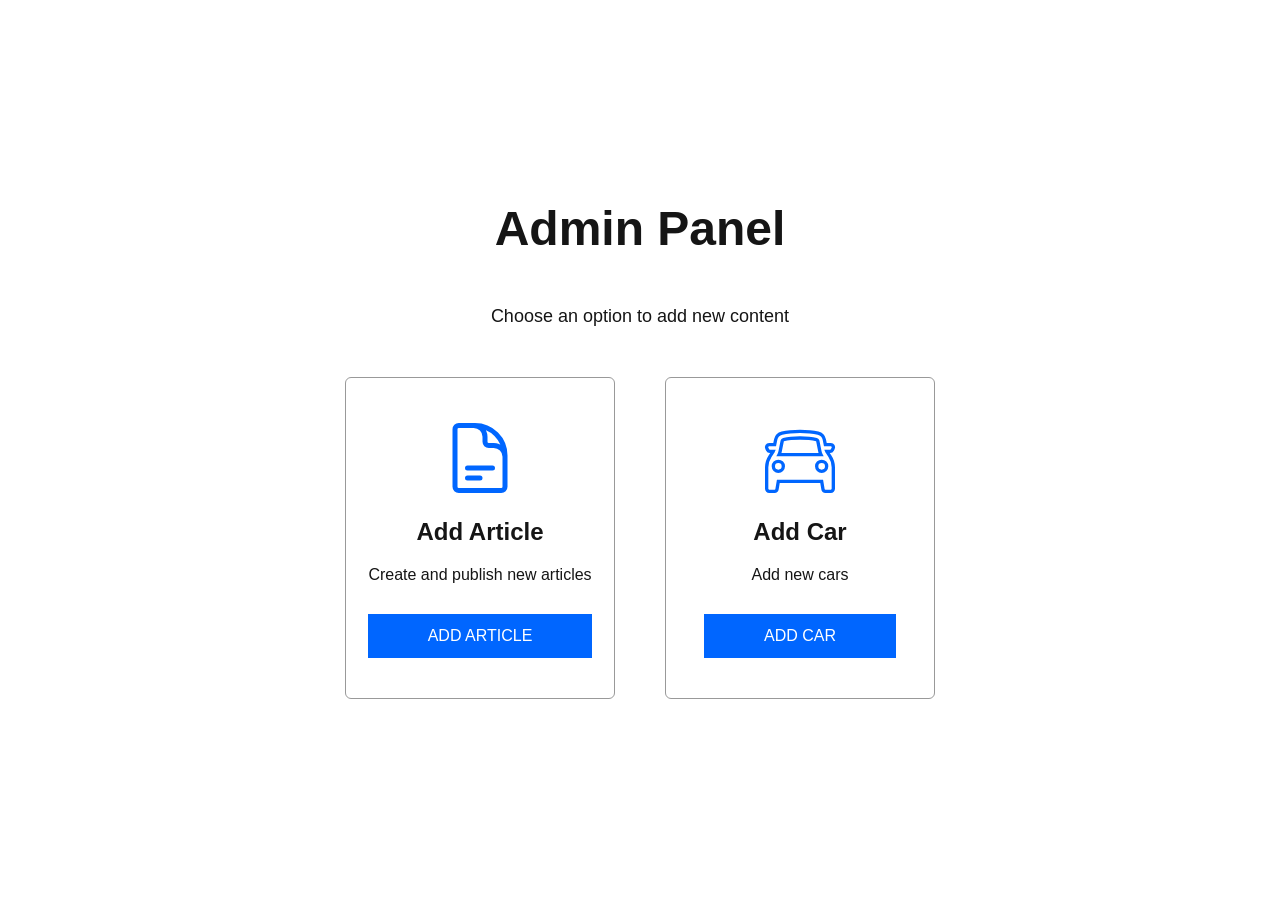
<file: admin.html>
<!doctype html>
<html lang="en">
  <head>
    <meta charset="UTF-8" />
    <meta name="viewport" content="width=device-width, initial-scale=1.0" />
    <title>Admin Page</title>
    <link rel="stylesheet" href="css/style.css" />
  </head>
  <body>
    <div class="admin">
      <div class="container">
        <h2 class="section-title">Admin Panel</h2>
        <p class="admin__text">Choose an option to add new content</p>
        <ul class="admin__items">
          <li class="admin__item">
            <svg
              c
              xmlns="http://www.w3.org/2000/svg"
              fill="none"
              viewBox="0 0 24 24"
              stroke-width="1.5"
              stroke="currentColor"
              class="admin__item-icon"
            >
              <path
                stroke-linecap="round"
                stroke-linejoin="round"
                d="M19.5 14.25v-2.625a3.375 3.375 0 0 0-3.375-3.375h-1.5A1.125 1.125 0 0 1 13.5 7.125v-1.5a3.375 3.375 0 0 0-3.375-3.375H8.25m0 12.75h7.5m-7.5 3H12M10.5 2.25H5.625c-.621 0-1.125.504-1.125 1.125v17.25c0 .621.504 1.125 1.125 1.125h12.75c.621 0 1.125-.504 1.125-1.125V11.25a9 9 0 0 0-9-9Z"
              />
            </svg>
            <p class="admin__item-title">Add Article</p>
            <p class="admin__item-text">Create and publish new articles</p>
            <a href="#" class="admin__item-link button" id="add-article-btn"
              >Add Article</a
            >
          </li>
          <li class="admin__item">
            <svg
              width="80px"
              height="80px"
              viewBox="0 0 24 24"
              fill="none"
              xmlns="http://www.w3.org/2000/svg"
              class="admin__item-icon"
            >
              <path
                fill-rule="evenodd"
                clip-rule="evenodd"
                d="M2 14.803v6.447c0 .414.336.75.75.75h1.614a.75.75 0 0 0 .74-.627L5.5 19h13l.395 2.373a.75.75 0 0 0 .74.627h1.615a.75.75 0 0 0 .75-.75v-6.447a5.954 5.954 0 0 0-1-3.303l-.78-1.17a1.994 1.994 0 0 1-.178-.33h.994a.75.75 0 0 0 .671-.415l.25-.5A.75.75 0 0 0 21.287 8H19.6l-.31-1.546a2.5 2.5 0 0 0-1.885-1.944C15.943 4.17 14.141 4 12 4c-2.142 0-3.943.17-5.405.51a2.5 2.5 0 0 0-1.886 1.944L4.399 8H2.714a.75.75 0 0 0-.67 1.085l.25.5a.75.75 0 0 0 .67.415h.995a1.999 1.999 0 0 1-.178.33L3 11.5c-.652.978-1 2.127-1 3.303zm15.961-4.799a4 4 0 0 0 .34.997H5.699c.157-.315.271-.65.34-.997l.632-3.157a.5.5 0 0 1 .377-.39C8.346 6.157 10 6 12 6c2 0 3.654.156 4.952.458a.5.5 0 0 1 .378.389l.631 3.157zM5.5 16a1.5 1.5 0 1 0 0-3 1.5 1.5 0 0 0 0 3zM20 14.5a1.5 1.5 0 1 1-3 0 1.5 1.5 0 0 1 3 0z"
                fill="#fff"
              />
            </svg>
            <p class="admin__item-title">Add Car</p>
            <p class="admin__item-text">Add new cars</p>
            <a href="#" class="admin__item-link button" id="add-car-btn"
              >Add Car</a
            >
          </li>
        </ul>

        <dialog class="dialog" id="article-dialog">
          <div class="dialog-header">
            <h2>Add New Article</h2>
            <svg
              xmlns="http://www.w3.org/2000/svg"
              fill="none"
              viewBox="0 0 24 24"
              stroke-width="1.5"
              stroke="currentColor"
              class="close-btn"
            >
              <path
                stroke-linecap="round"
                stroke-linejoin="round"
                d="M6 18 18 6M6 6l12 12"
              />
            </svg>
          </div>
          <form
            action="https://6a23c835420469ff067a82c4.mockapi.io/api/articles"
            method="post"
            class="content-form"
            id="article-form"
          >
            <div class="field">
              <label for="title">Title <span>*</span></label>
              <input
                type="text"
                id="title"
                name="title"
                placeholder="Enter article title"
                required
              />
            </div>

            <div class="field">
              <label for="text">Text <span>*</span></label>
              <textarea
                id="text"
                name="text"
                placeholder="Enter article text"
                required
              ></textarea>
            </div>

            <div class="field">
              <label for="article-photo">Photo <span>*</span></label>
              <input
                type="text"
                id="article-photo"
                name="photo"
                placeholder="Enter photo URL"
                required
              />
            </div>

            <div class="actions">
              <button type="button" class="cancel">CANCEL</button>
              <button type="submit" class="save">SAVE</button>
            </div>
          </form>
        </dialog>

        <dialog class="dialog" id="car-dialog">
          <div class="dialog-header">
            <h2>Add New Car</h2>
            <svg
              xmlns="http://www.w3.org/2000/svg"
              fill="none"
              viewBox="0 0 24 24"
              stroke-width="1.5"
              stroke="currentColor"
              class="close-btn"
            >
              <path
                stroke-linecap="round"
                stroke-linejoin="round"
                d="M6 18 18 6M6 6l12 12"
              />
            </svg>
          </div>
          <form
            action="https://6a23c835420469ff067a82c4.mockapi.io/api/cars"
            method="post"
            class="content-form"
            id="car-form"
          >
            <div class="row">
              <div class="field">
                <label for="brend">Make <span>*</span></label>
                <input
                  type="text"
                  id="brend"
                  name="brend"
                  placeholder="Enter make"
                  required
                />
              </div>

              <div class="field">
                <label for="model">Model <span>*</span></label>
                <input
                  type="text"
                  id="model"
                  name="model"
                  placeholder="Enter model"
                  required
                />
              </div>
            </div>

            <div class="row">
              <div class="field">
                <label for="year">Year <span>*</span></label>
                <input
                  type="number"
                  id="year"
                  name="year"
                  placeholder="Enter year"
                  required
                />
              </div>

              <div class="field">
                <label for="monthly-price">Price <span>*</span></label>
                <input
                  type="number"
                  id="monthly-price"
                  name="monthly-price"
                  placeholder="Enter price"
                  required
                />
              </div>
            </div>

            <div class="field">
              <label for="photo">Photo</label>
              <input
                type="text"
                id="photo"
                name="photo"
                placeholder="Enter photo URL"
                required
              />
            </div>

            <div class="actions">
              <button type="button" class="cancel">CANCEL</button>
              <button type="submit" class="save">SAVE</button>
            </div>
          </form>
        </dialog>
      </div>
    </div>

    <script src="js/admin.js"></script>
  </body>
</html>
</file>
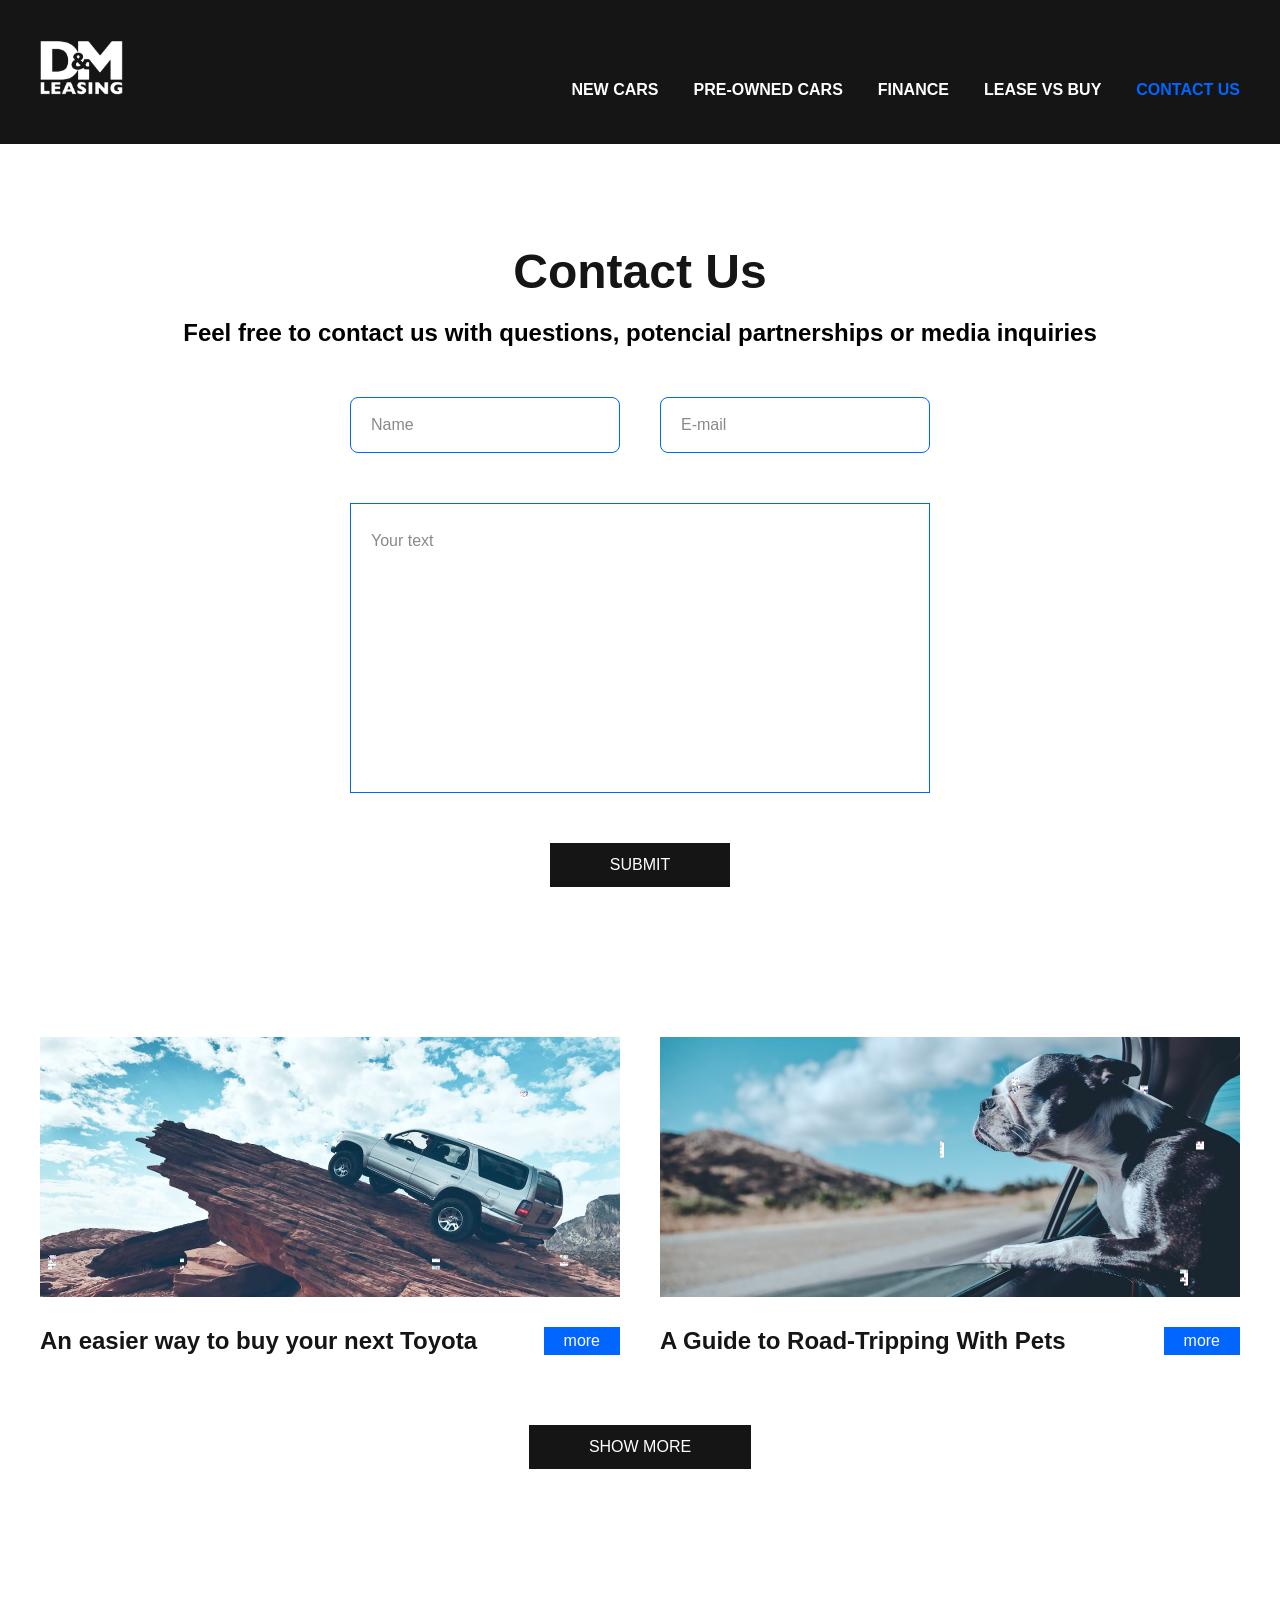
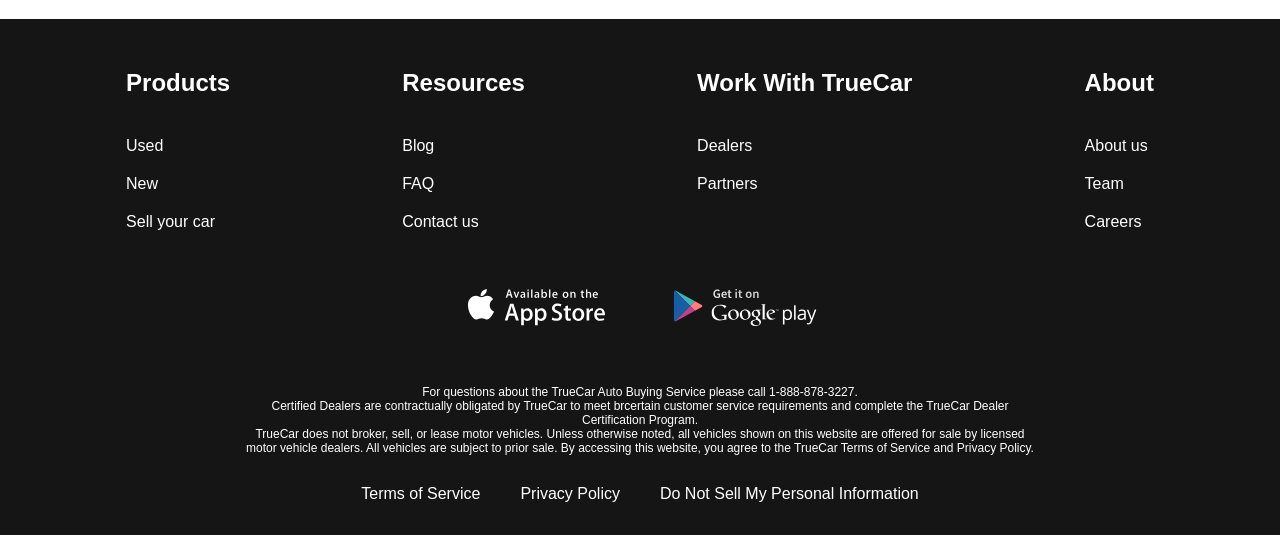
<file: contacts.html>
<!doctype html>
<html lang="en">
  <head>
    <meta charset="UTF-8" />
    <meta name="viewport" content="width=device-width, initial-scale=1.0" />
    <title>Document</title>
    <link rel="stylesheet" href="css/style.css" />
  </head>
  <body>
    <div class="wrapper">
      <header class="header">
        <div class="container">
          <div class="header__inner">
            <a href="index.html" class="logo">
              <img src="images/logo.svg" alt="logo" class="logo-svg" />
            </a>
            <nav class="menu">
              <button class="menu__btn">
                <span></span>
                <span></span>
                <span></span>
              </button>
              <ul class="menu__list">
                <li class="menu__list-item">
                  <a href="new-cars.html" class="menu__list-link">NEW CARS</a>
                </li>
                <li class="menu__list-item">
                  <a href="#" class="menu__list-link">PRE-OWNED CARS</a>
                </li>
                <li class="menu__list-item">
                  <a href="finance.html" class="menu__list-link">FINANCE</a>
                </li>
                <li class="menu__list-item">
                  <a href="lease-vs-buy.html" class="menu__list-link">LEASE VS BUY</a>
                </li>
                <li class="menu__list-item">
                  <a href="#" class="menu__list-link menu__list-link--active">CONTACT US</a>
                </li>
              </ul>
            </nav>
          </div>
        </div>
      </header>
      <main class="main">
        <section class="contacts">
          <div class="container">
            <h2 class="section-title contacts__title">Contact Us</h2>
            <p class="contacts__text">
              Feel free to contact us with questions, potencial partnerships or
              media inquiries
            </p>
            <form action="#" class="form">
              <input type="text" class="form__input" placeholder="Name" />
              <input type="email" class="form__input" placeholder="E-mail" />
              <textarea
                class="form__textarea"
                placeholder="Your text"
              ></textarea>
              <button class="button" type="submit">SUBMIT</button>
            </form>
          </div>
        </section>
        <section class="blog">
          <div class="container">
            <div class="blog__items">
              <div class="blog__item">
                <img src="images/blog-1.jpg" alt="" class="blog__item-img">
                <h4 class="blog__title">An easier way to buy your next Toyota</h4>
                <a href="#" class="blog__link">more</a>
              </div>
              <div class="blog__item">
                <img src="images/blog-2.jpg" alt="" class="blog__item-img">
                <h4 class="blog__title">A Guide to Road-Tripping With Pets</h4>
                <a href="#" class="blog__link">more</a>
              </div>
            </div>
            <button class="button">SHOW MORE</button>
          </div>
        </section>
      </main>

      <footer class="footer">
        <div class="container">
          <div class="footer__menu">
            <ul class="footer__menu-list">
              <li class="footer__menu-item">
                <p class="footer__menu-title">Products</p>
              </li>
              <li class="footer__menu-item">
                <a href="#" class="footer__menu-link">Used</a>
              </li>
              <li class="footer__menu-item">
                <a href="#" class="footer__menu-link">New</a>
              </li>
              <li class="footer__menu-item">
                <a href="#" class="footer__menu-link">Sell your car</a>
              </li>
            </ul>
            <ul class="footer__menu-list">
              <li class="footer__menu-item">
                <p class="footer__menu-title">Resources</p>
              </li>
              <li class="footer__menu-item">
                <a href="#" class="footer__menu-link">Blog</a>
              </li>
              <li class="footer__menu-item">
                <a href="#" class="footer__menu-link">FAQ</a>
              </li>
              <li class="footer__menu-item">
                <a href="#" class="footer__menu-link">Contact us</a>
              </li>
            </ul>
            <ul class="footer__menu-list">
              <li class="footer__menu-item">
                <p class="footer__menu-title">Work With TrueCar</p>
              </li>
              <li class="footer__menu-item">
                <a href="#" class="footer__menu-link">Dealers</a>
              </li>
              <li class="footer__menu-item">
                <a href="#" class="footer__menu-link">Partners</a>
              </li>
            </ul>
            <ul class="footer__menu-list">
              <li class="footer__menu-item">
                <p class="footer__menu-title">About</p>
              </li>
              <li class="footer__menu-item">
                <a href="#" class="footer__menu-link">About us</a>
              </li>
              <li class="footer__menu-item">
                <a href="#" class="footer__menu-link">Team</a>
              </li>
              <li class="footer__menu-item">
                <a href="#" class="footer__menu-link">Careers</a>
              </li>
            </ul>
          </div>

          <ul class="app">
            <li class="app__item">
              <a href="#" class="app__item-link">
                <img src="images/appstore.svg" alt="appstore-logo" />
              </a>
            </li>
            <li class="app__item">
              <a href="#" class="app__item-link">
                <img src="images/googleplay.svg" alt="appstore-logo" />
              </a>
            </li>
          </ul>

          <div class="footer__copy">
            <p class="footer__copy-text">
              For questions about the TrueCar Auto Buying Service please call
              1-888-878-3227.<br />
              Certified Dealers are contractually obligated by TrueCar to meet
              brcertain customer service requirements and complete the TrueCar
              Dealer Certification Program.
            </p>
            <p class="footer__copy-text">
              TrueCar does not broker, sell, or lease motor vehicles. Unless
              otherwise noted, all vehicles shown on this website are offered
              for sale by licensed motor vehicle dealers. All vehicles are
              subject to prior sale. By accessing this website, you agree to the
              TrueCar Terms of Service and Privacy Policy.
            </p>
          </div>

          <nav class="copy__nav">
            <ul class="copy__nav-list">
              <li class="copy__nav-item">
                <a href="#" class="copy__nav-link">Terms of Service</a>
              </li>
              <li class="copy__nav-item">
                <a href="#" class="copy__nav-link">Privacy Policy</a>
              </li>
              <li class="copy__nav-item">
                <a href="#" class="copy__nav-link"
                  >Do Not Sell My Personal Information</a
                >
              </li>
            </ul>
          </nav>
        </div>
      </footer>
    </div>

    <script src="js/main.js"></script>
  </body>
</html>
</file>
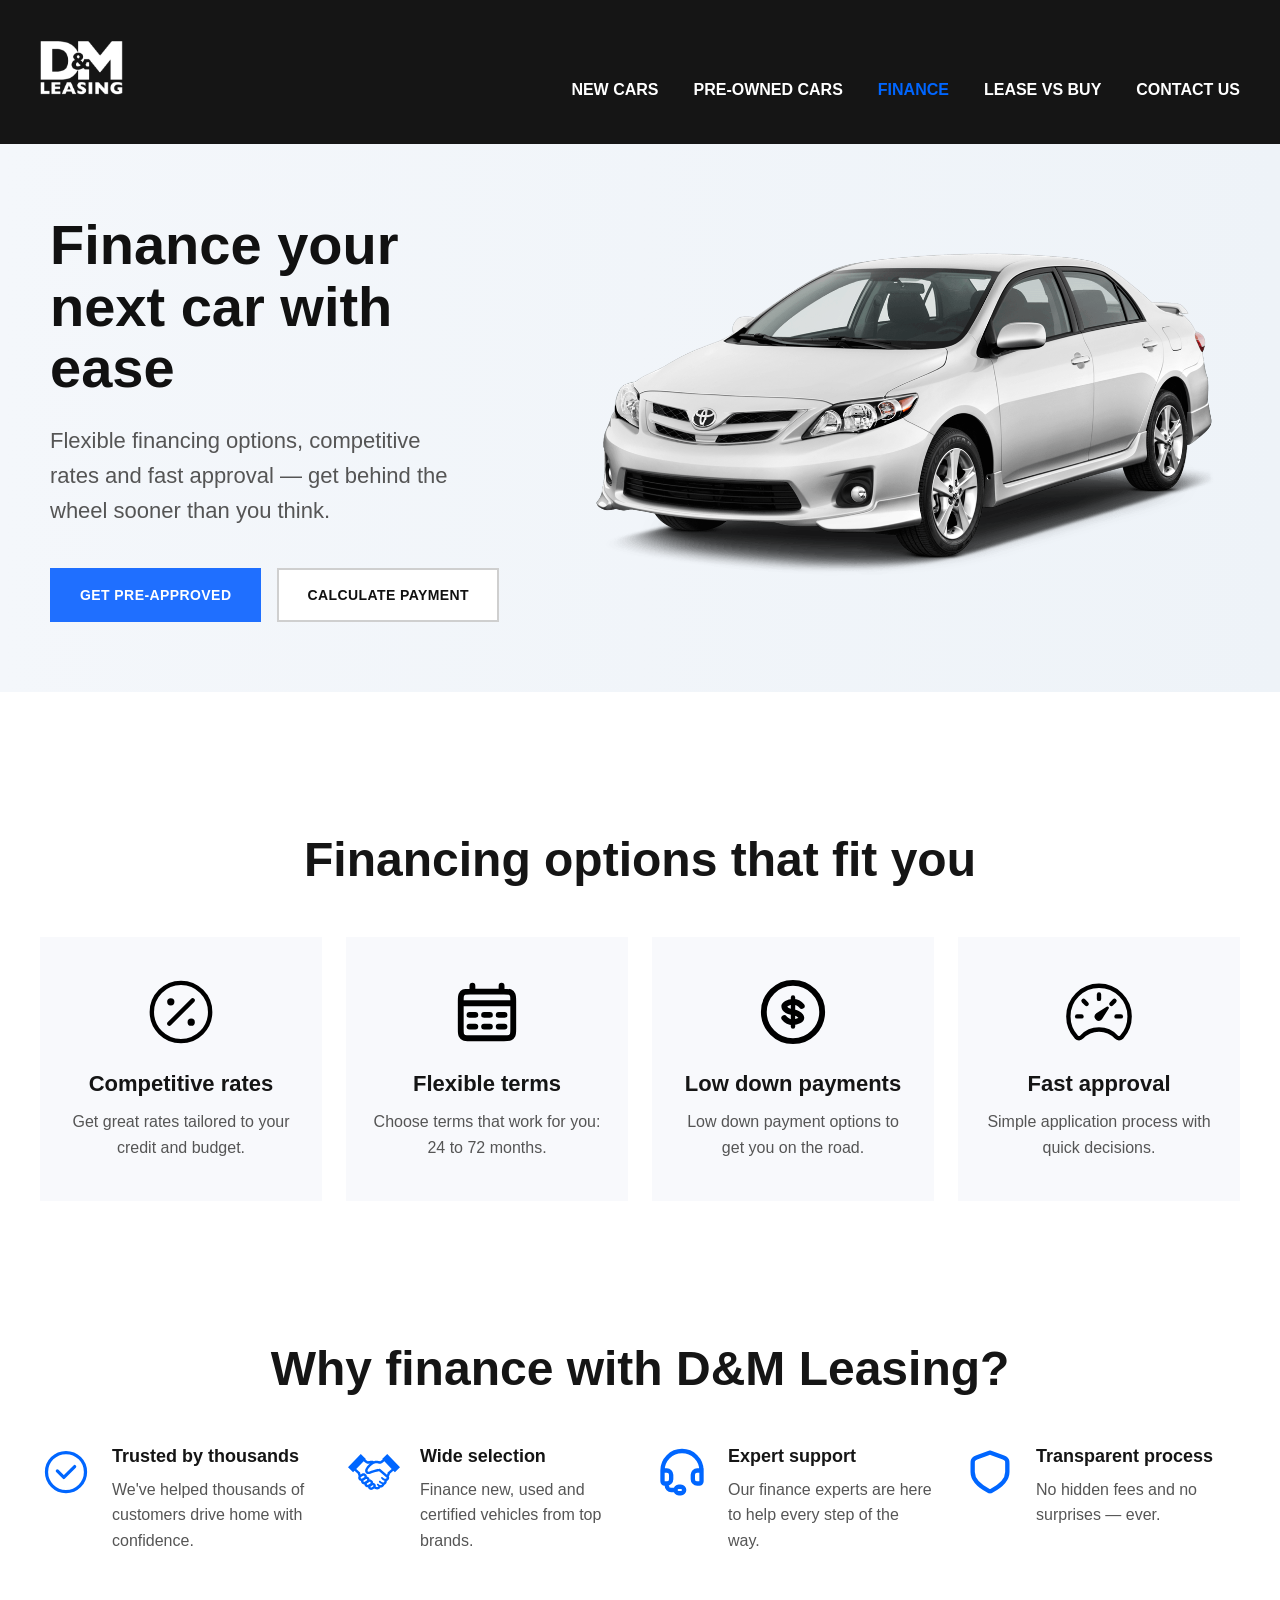
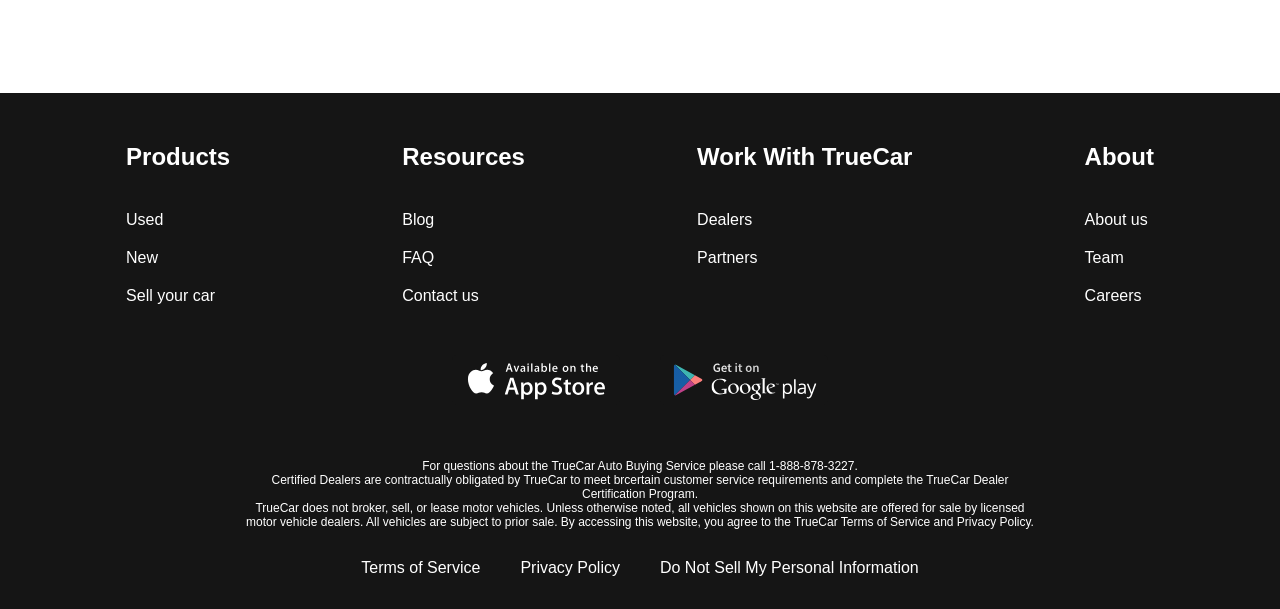
<file: finance.html>
<!doctype html>
<html lang="en">
  <head>
    <meta charset="UTF-8" />
    <meta name="viewport" content="width=device-width, initial-scale=1.0" />
    <title>Document</title>
    <link rel="stylesheet" href="css/style.css" />
  </head>
  <body>
    <div class="wrapper">
      <header class="header">
        <div class="container">
          <div class="header__inner">
            <a href="index.html" class="logo">
              <img src="images/logo.svg" alt="logo" class="logo-svg" />
            </a>
            <nav class="menu">
              <button class="menu__btn">
                <span></span>
                <span></span>
                <span></span>
              </button>
              <ul class="menu__list">
                <li class="menu__list-item">
                  <a href="new-cars.html" class="menu__list-link">NEW CARS</a>
                </li>
                <li class="menu__list-item">
                  <a href="#" class="menu__list-link">PRE-OWNED CARS</a>
                </li>
                <li class="menu__list-item">
                  <a href="#" class="menu__list-link menu__list-link--active">FINANCE</a>
                </li>
                <li class="menu__list-item">
                  <a href="lease-vs-buy.html" class="menu__list-link">LEASE VS BUY</a>
                </li>
                <li class="menu__list-item">
                  <a href="contacts.html" class="menu__list-link"
                    >CONTACT US</a
                  >
                </li>
              </ul>
            </nav>
          </div>
        </div>
      </header>

      <main class="main">
        <section class="car-finance">
          <div class="container">
            <div class="car-wrapper">
              <div class="car-finance__content">
                <h1 class="car-finance__title">
                  Finance your <br />
                  next car with ease
                </h1>

                <p class="car-finance__text">
                  Flexible financing options, competitive rates and fast
                  approval — get behind the wheel sooner than you think.
                </p>

                <div class="car-finance__actions">
                  <a href="#" class="btn btn--primary"> GET PRE-APPROVED </a>

                  <a href="#" class="btn btn--secondary"> CALCULATE PAYMENT </a>
                </div>
              </div>

              <div class="car-finance__image">
                <img src="images/car-finance.png" alt="Car" />
              </div>
            </div>
          </div>
        </section>
        <section class="finance-options">
          <div class="container">
            <h2 class="section-title">Financing options that fit you</h2>

            <div class="finance-options__grid">
              <div class="finance-card">
                <div class="finance-card__icon">
                  <img src="images/rates.svg" alt="" />
                </div>

                <h3>Competitive rates</h3>

                <p>Get great rates tailored to your credit and budget.</p>
              </div>

              <div class="finance-card">
                <div class="finance-card__icon">
                  <img src="images/calendar.svg" alt="" />
                </div>

                <h3>Flexible terms</h3>

                <p>Choose terms that work for you: 24 to 72 months.</p>
              </div>

              <div class="finance-card">
                <div class="finance-card__icon">
                  <img src="images/dollars.svg" alt="" />
                </div>

                <h3>Low down payments</h3>

                <p>Low down payment options to get you on the road.</p>
              </div>

              <div class="finance-card">
                <div class="finance-card__icon">
                  <img src="images/speedometer (2).svg" alt="" />
                </div>

                <h3>Fast approval</h3>

                <p>Simple application process with quick decisions.</p>
              </div>
            </div>
          </div>
        </section>

        <section class="finance-benefits">
          <div class="container">
            <h2 class="section-title">Why finance with D&amp;M Leasing?</h2>

            <div class="finance-benefits__grid">
              <div class="benefit-card">
                <div class="benefit-card__icon">
                  <img src="images/check-mark-circle-svgrepo-com.svg" alt="" />
                </div>

                <div>
                  <h3>Trusted by thousands</h3>

                  <p>
                    We've helped thousands of customers drive home with
                    confidence.
                  </p>
                </div>
              </div>

              <div class="benefit-card">
                <div class="benefit-card__icon">
                  <img src="images/handshake-svgrepo-com.svg" alt="" />
                </div>

                <div>
                  <h3>Wide selection</h3>

                  <p>
                    Finance new, used and certified vehicles from top brands.
                  </p>
                </div>
              </div>

              <div class="benefit-card">
                <div class="benefit-card__icon">
                  <img src="images/headphones-alt-2-svgrepo-com.svg" alt="" />
                </div>

                <div>
                  <h3>Expert support</h3>

                  <p>
                    Our finance experts are here to help every step of the way.
                  </p>
                </div>
              </div>

              <div class="benefit-card">
                <div class="benefit-card__icon">
                  <img src="images/shield-svgrepo-com.svg" alt="" />
                </div>

                <div>
                  <h3>Transparent process</h3>

                  <p>No hidden fees and no surprises — ever.</p>
                </div>
              </div>
            </div>
          </div>
        </section>
      </main>

      <footer class="footer">
        <div class="container">
          <div class="footer__menu">
            <ul class="footer__menu-list">
              <li class="footer__menu-item">
                <p class="footer__menu-title">Products</p>
              </li>
              <li class="footer__menu-item">
                <a href="#" class="footer__menu-link">Used</a>
              </li>
              <li class="footer__menu-item">
                <a href="#" class="footer__menu-link">New</a>
              </li>
              <li class="footer__menu-item">
                <a href="#" class="footer__menu-link">Sell your car</a>
              </li>
            </ul>
            <ul class="footer__menu-list">
              <li class="footer__menu-item">
                <p class="footer__menu-title">Resources</p>
              </li>
              <li class="footer__menu-item">
                <a href="#" class="footer__menu-link">Blog</a>
              </li>
              <li class="footer__menu-item">
                <a href="#" class="footer__menu-link">FAQ</a>
              </li>
              <li class="footer__menu-item">
                <a href="#" class="footer__menu-link">Contact us</a>
              </li>
            </ul>
            <ul class="footer__menu-list">
              <li class="footer__menu-item">
                <p class="footer__menu-title">Work With TrueCar</p>
              </li>
              <li class="footer__menu-item">
                <a href="#" class="footer__menu-link">Dealers</a>
              </li>
              <li class="footer__menu-item">
                <a href="#" class="footer__menu-link">Partners</a>
              </li>
            </ul>
            <ul class="footer__menu-list">
              <li class="footer__menu-item">
                <p class="footer__menu-title">About</p>
              </li>
              <li class="footer__menu-item">
                <a href="#" class="footer__menu-link">About us</a>
              </li>
              <li class="footer__menu-item">
                <a href="#" class="footer__menu-link">Team</a>
              </li>
              <li class="footer__menu-item">
                <a href="#" class="footer__menu-link">Careers</a>
              </li>
            </ul>
          </div>

          <ul class="app">
            <li class="app__item">
              <a href="#" class="app__item-link">
                <img src="images/appstore.svg" alt="appstore-logo" />
              </a>
            </li>
            <li class="app__item">
              <a href="#" class="app__item-link">
                <img src="images/googleplay.svg" alt="appstore-logo" />
              </a>
            </li>
          </ul>

          <div class="footer__copy">
            <p class="footer__copy-text">
              For questions about the TrueCar Auto Buying Service please call
              1-888-878-3227.<br />
              Certified Dealers are contractually obligated by TrueCar to meet
              brcertain customer service requirements and complete the TrueCar
              Dealer Certification Program.
            </p>
            <p class="footer__copy-text">
              TrueCar does not broker, sell, or lease motor vehicles. Unless
              otherwise noted, all vehicles shown on this website are offered
              for sale by licensed motor vehicle dealers. All vehicles are
              subject to prior sale. By accessing this website, you agree to the
              TrueCar Terms of Service and Privacy Policy.
            </p>
          </div>

          <nav class="copy__nav">
            <ul class="copy__nav-list">
              <li class="copy__nav-item">
                <a href="#" class="copy__nav-link">Terms of Service</a>
              </li>
              <li class="copy__nav-item">
                <a href="#" class="copy__nav-link">Privacy Policy</a>
              </li>
              <li class="copy__nav-item">
                <a href="#" class="copy__nav-link"
                  >Do Not Sell My Personal Information</a
                >
              </li>
            </ul>
          </nav>
        </div>
      </footer>
    </div>

    <script src="js/main.js"></script>
  </body>
</html>
</file>
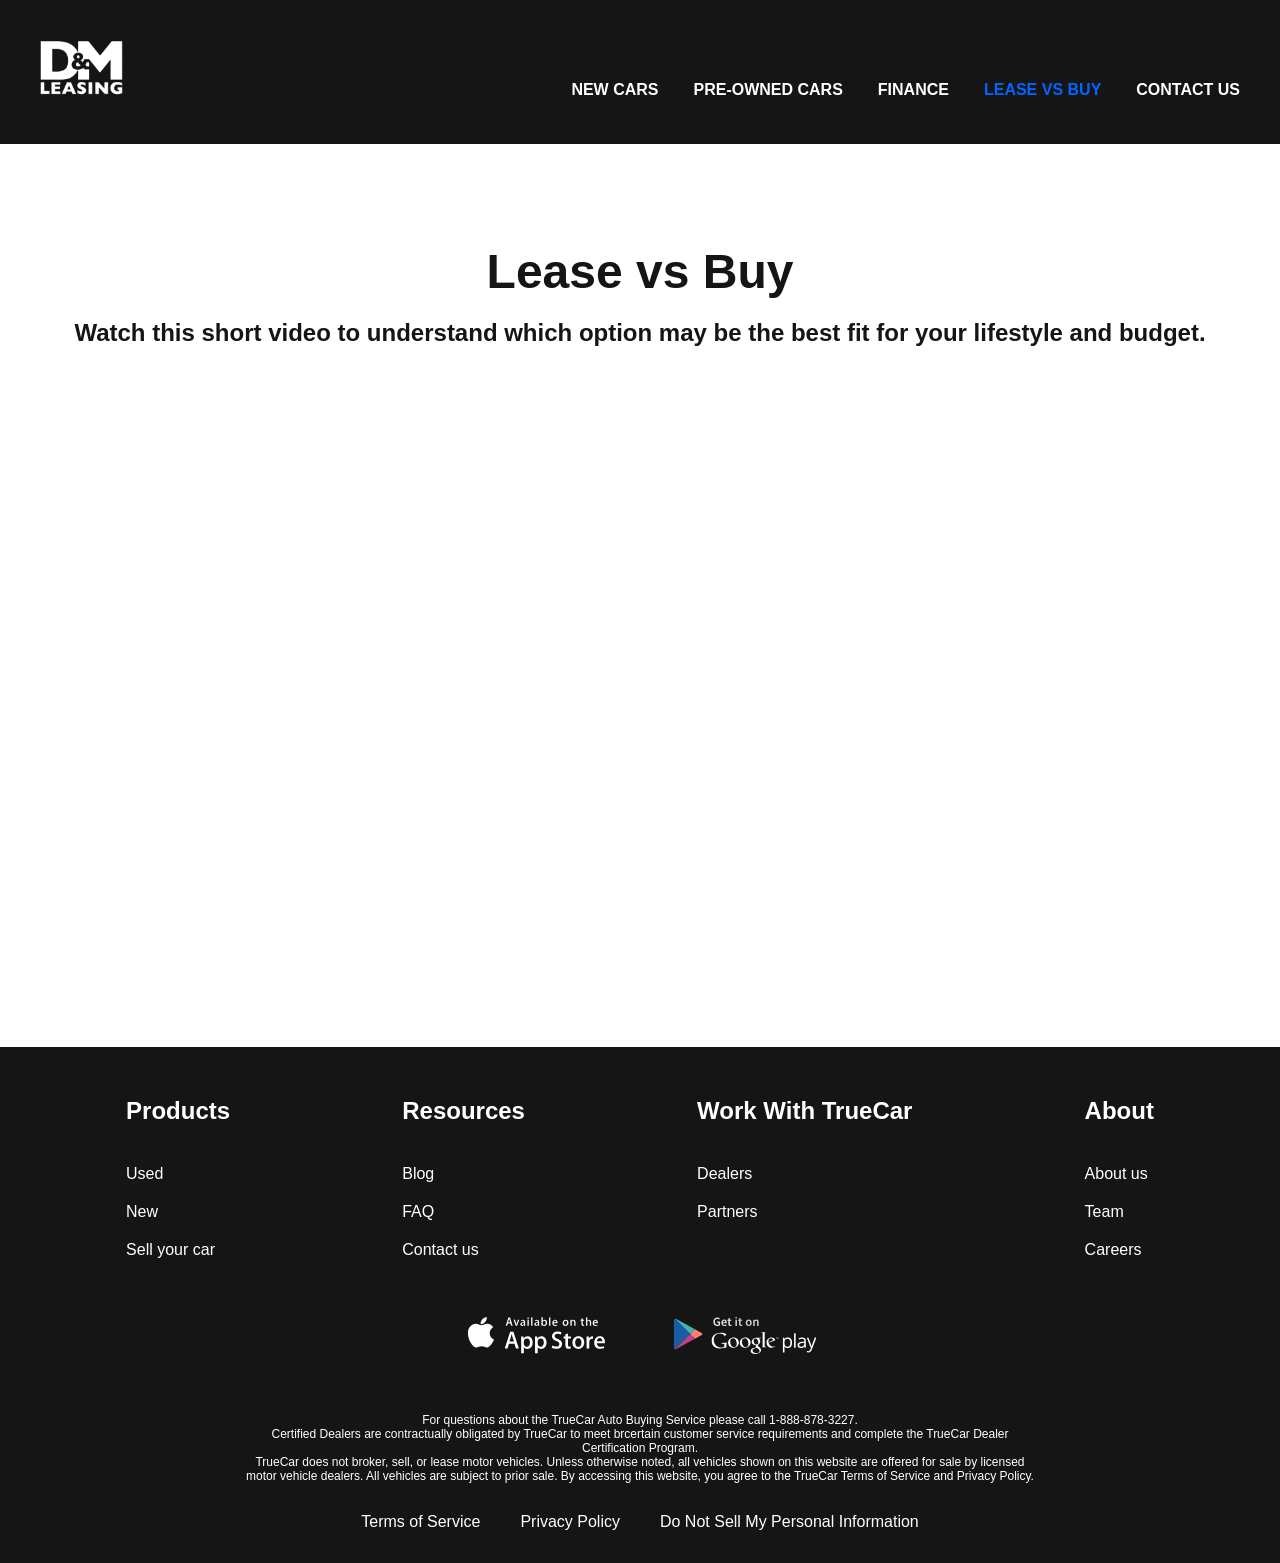
<file: lease-vs-buy.html>
<!doctype html>
<html lang="en">
  <head>
    <meta charset="UTF-8" />
    <meta name="viewport" content="width=device-width, initial-scale=1.0" />
    <title>Lease vs Buy | D&M Leasing</title>

    <link rel="stylesheet" href="css/style.css" />
  </head>

  <body>
    <div class="wrapper">
      <header class="header">
        <div class="container">
          <div class="header__inner">
            <a href="index.html" class="logo">
              <img src="images/logo.svg" alt="logo" class="logo-svg" />
            </a>

            <nav class="menu">
              <button class="menu__btn">
                <span></span>
                <span></span>
                <span></span>
              </button>

              <ul class="menu__list">
                <li class="menu__list-item">
                  <a href="new-cars.html" class="menu__list-link"> NEW CARS </a>
                </li>

                <li class="menu__list-item">
                  <a href="#" class="menu__list-link"> PRE-OWNED CARS </a>
                </li>

                <li class="menu__list-item">
                  <a href="finance.html" class="menu__list-link"> FINANCE </a>
                </li>

                <li class="menu__list-item">
                  <a
                    href="lease-vs-buy.html"
                    class="menu__list-link menu__list-link--active"
                  >
                    LEASE VS BUY
                  </a>
                </li>

                <li class="menu__list-item">
                  <a href="contacts.html" class="menu__list-link">
                    CONTACT US
                  </a>
                </li>
              </ul>
            </nav>
          </div>
        </div>
      </header>

      <main class="main">
        <section class="video-section lease-video">
          <div class="container">
            <h1 class="section-title">Lease vs Buy</h1>

            <p class="video-section__text">
              Watch this short video to understand which option may be the best
              fit for your lifestyle and budget.
            </p>

            <iframe
              class="video-section__content"
              src="https://www.youtube-nocookie.com/embed/nbsaOjvFdZo"
              title="Lease vs Buy"
              frameborder="0"
              allow="
                accelerometer;
                autoplay;
                clipboard-write;
                encrypted-media;
                gyroscope;
                picture-in-picture;
                web-share;
              "
              referrerpolicy="strict-origin-when-cross-origin"
              allowfullscreen
            >
            </iframe>
          </div>
        </section>
      </main>

      <footer class="footer">
        <div class="container">
          <div class="footer__menu">
            <ul class="footer__menu-list">
              <li class="footer__menu-item">
                <p class="footer__menu-title">Products</p>
              </li>
              <li class="footer__menu-item">
                <a href="#" class="footer__menu-link">Used</a>
              </li>
              <li class="footer__menu-item">
                <a href="#" class="footer__menu-link">New</a>
              </li>
              <li class="footer__menu-item">
                <a href="#" class="footer__menu-link">Sell your car</a>
              </li>
            </ul>
            <ul class="footer__menu-list">
              <li class="footer__menu-item">
                <p class="footer__menu-title">Resources</p>
              </li>
              <li class="footer__menu-item">
                <a href="#" class="footer__menu-link">Blog</a>
              </li>
              <li class="footer__menu-item">
                <a href="#" class="footer__menu-link">FAQ</a>
              </li>
              <li class="footer__menu-item">
                <a href="#" class="footer__menu-link">Contact us</a>
              </li>
            </ul>
            <ul class="footer__menu-list">
              <li class="footer__menu-item">
                <p class="footer__menu-title">Work With TrueCar</p>
              </li>
              <li class="footer__menu-item">
                <a href="#" class="footer__menu-link">Dealers</a>
              </li>
              <li class="footer__menu-item">
                <a href="#" class="footer__menu-link">Partners</a>
              </li>
            </ul>
            <ul class="footer__menu-list">
              <li class="footer__menu-item">
                <p class="footer__menu-title">About</p>
              </li>
              <li class="footer__menu-item">
                <a href="#" class="footer__menu-link">About us</a>
              </li>
              <li class="footer__menu-item">
                <a href="#" class="footer__menu-link">Team</a>
              </li>
              <li class="footer__menu-item">
                <a href="#" class="footer__menu-link">Careers</a>
              </li>
            </ul>
          </div>

          <ul class="app">
            <li class="app__item">
              <a href="#" class="app__item-link">
                <img src="images/appstore.svg" alt="appstore-logo" />
              </a>
            </li>
            <li class="app__item">
              <a href="#" class="app__item-link">
                <img src="images/googleplay.svg" alt="appstore-logo" />
              </a>
            </li>
          </ul>

          <div class="footer__copy">
            <p class="footer__copy-text">
              For questions about the TrueCar Auto Buying Service please call
              1-888-878-3227.<br />
              Certified Dealers are contractually obligated by TrueCar to meet
              brcertain customer service requirements and complete the TrueCar
              Dealer Certification Program.
            </p>
            <p class="footer__copy-text">
              TrueCar does not broker, sell, or lease motor vehicles. Unless
              otherwise noted, all vehicles shown on this website are offered
              for sale by licensed motor vehicle dealers. All vehicles are
              subject to prior sale. By accessing this website, you agree to the
              TrueCar Terms of Service and Privacy Policy.
            </p>
          </div>

          <nav class="copy__nav">
            <ul class="copy__nav-list">
              <li class="copy__nav-item">
                <a href="#" class="copy__nav-link">Terms of Service</a>
              </li>
              <li class="copy__nav-item">
                <a href="#" class="copy__nav-link">Privacy Policy</a>
              </li>
              <li class="copy__nav-item">
                <a href="#" class="copy__nav-link"
                  >Do Not Sell My Personal Information</a
                >
              </li>
            </ul>
          </nav>
        </div>
      </footer>
    </div>

    <script src="js/main.js"></script>
  </body>
</html>
</file>
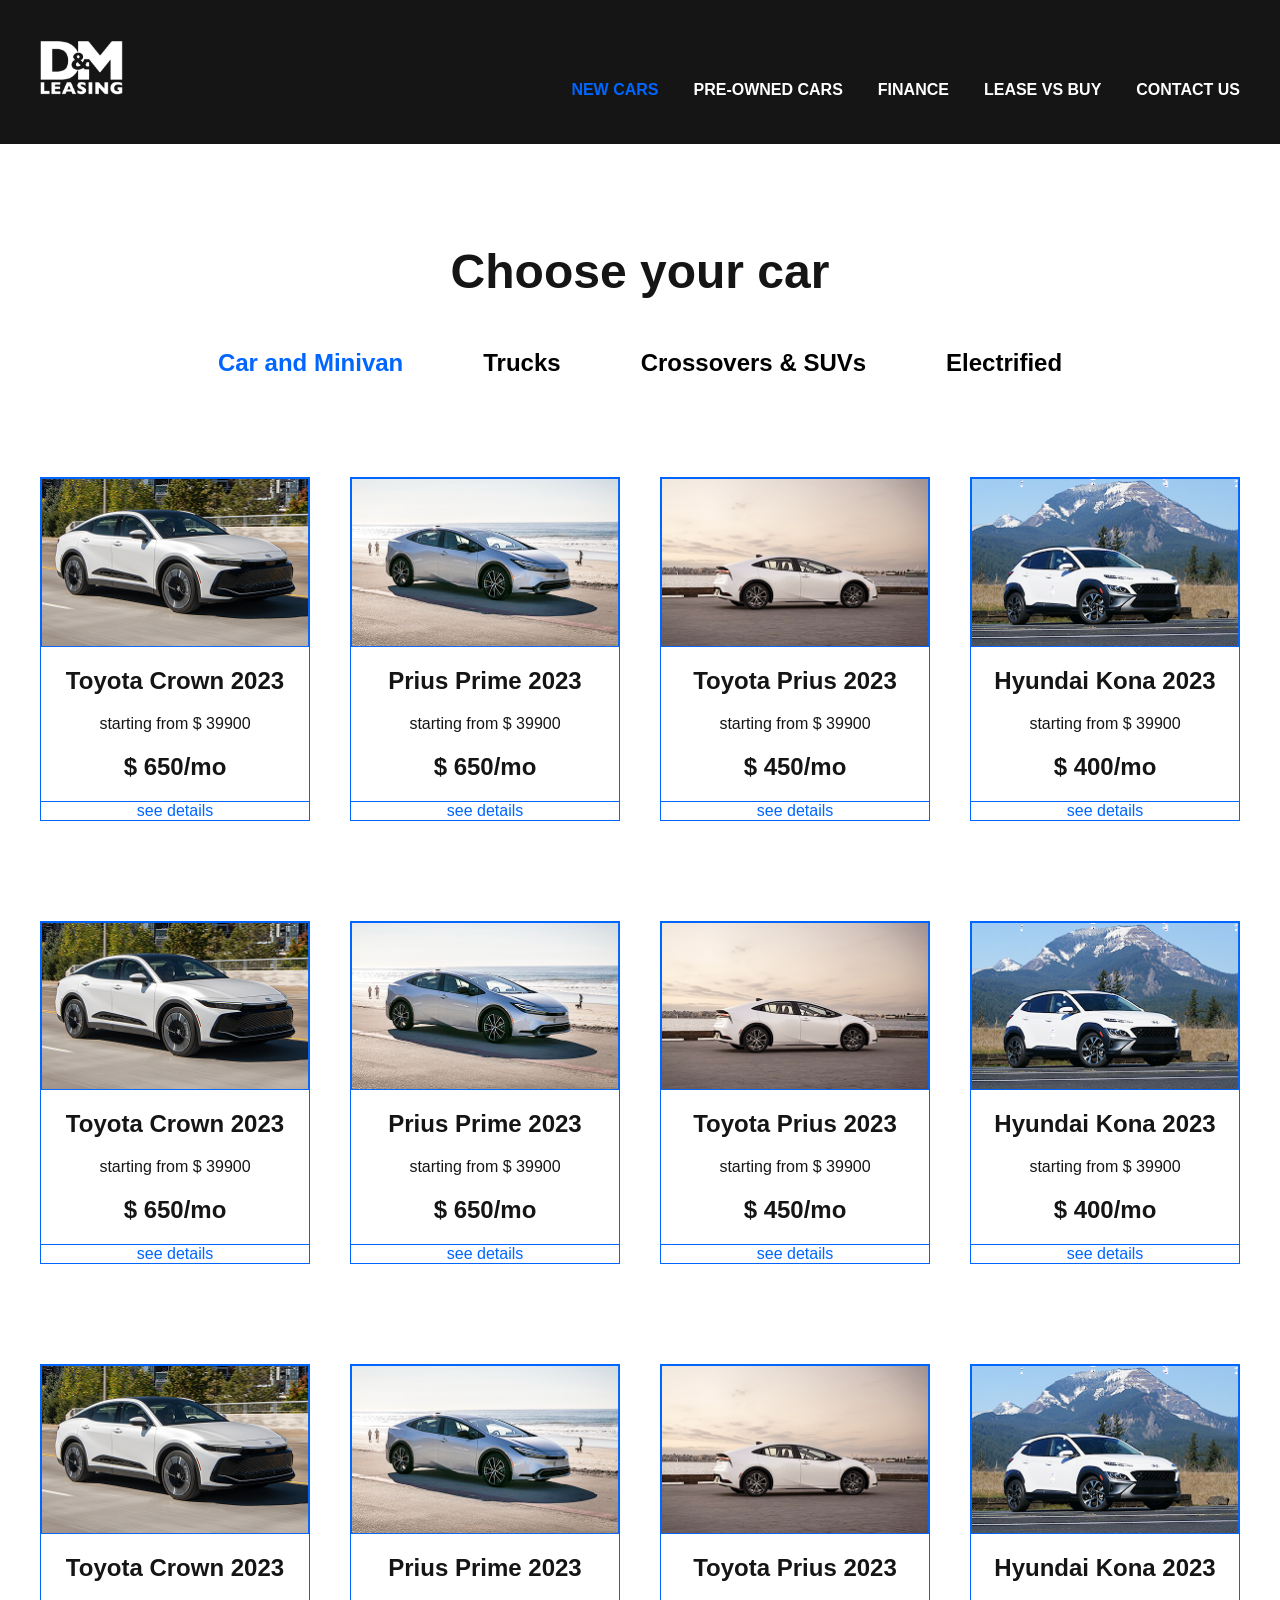
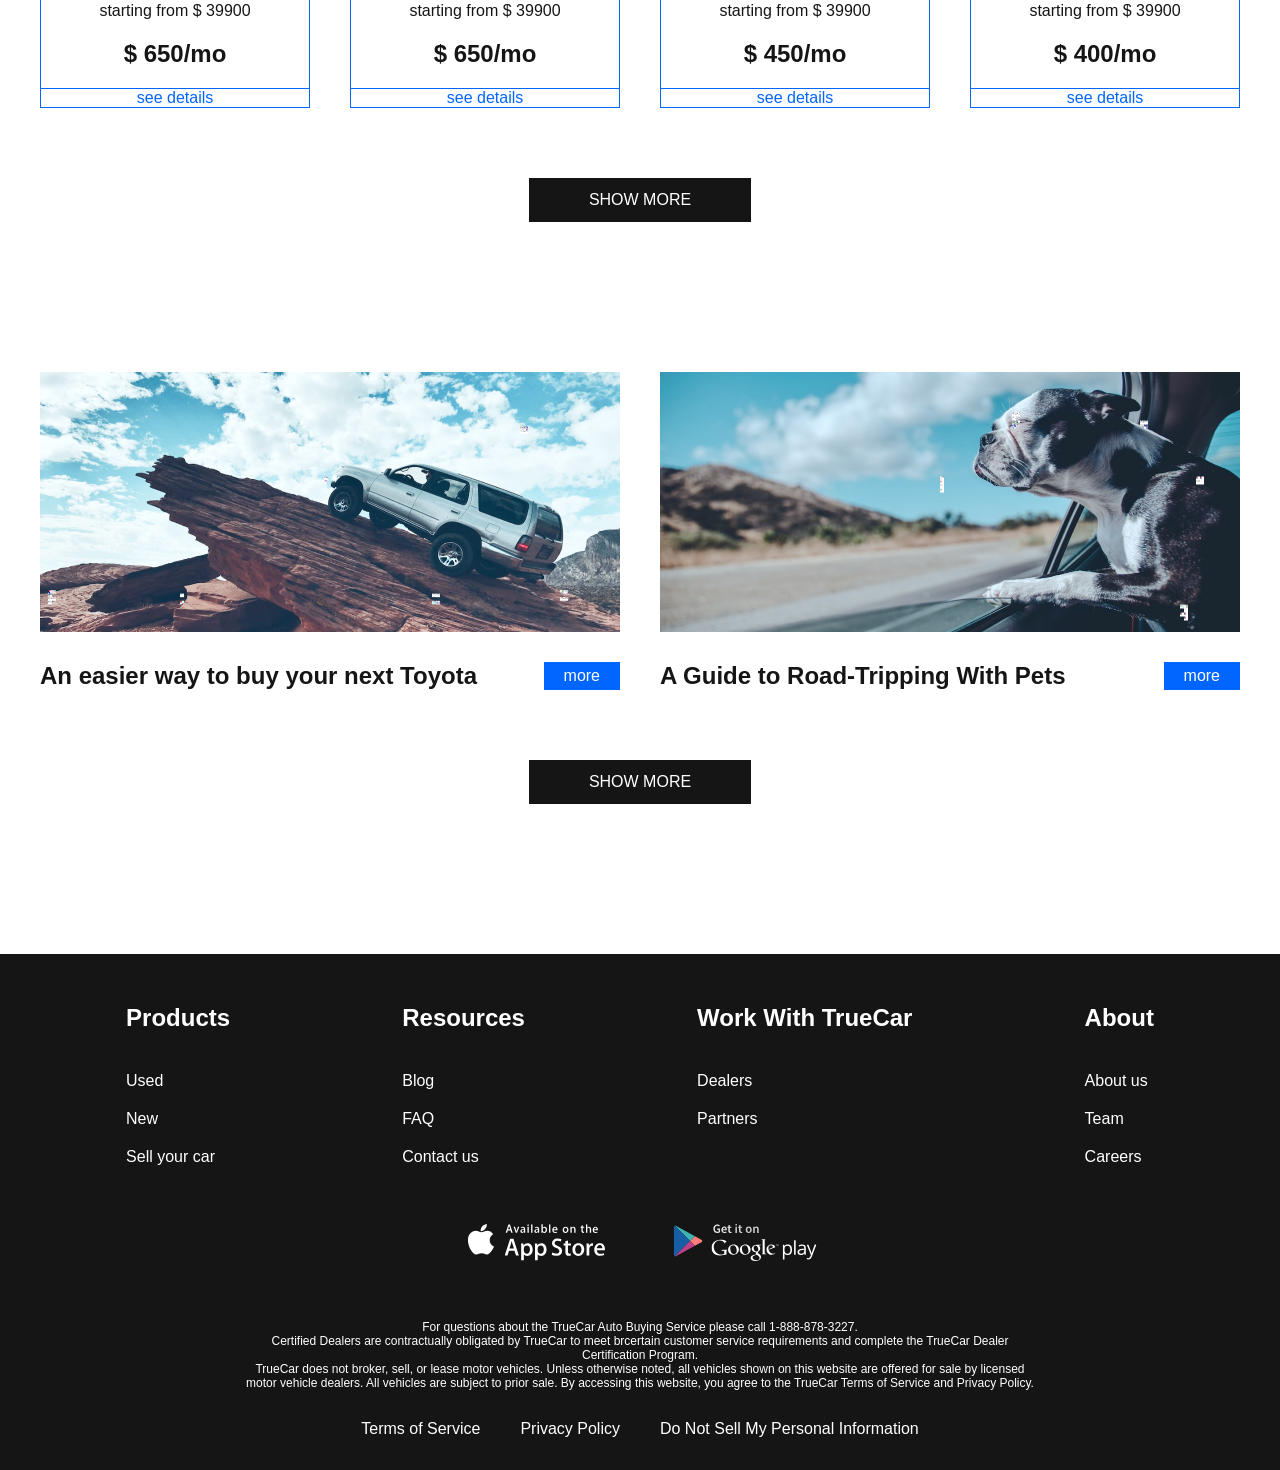
<file: new-cars.html>
<!doctype html>
<html lang="en">
  <head>
    <meta charset="UTF-8" />
    <meta name="viewport" content="width=device-width, initial-scale=1.0" />
    <title>Document</title>
    <link rel="stylesheet" href="css/style.css" />
  </head>
  <body>
    <div class="wrapper">
      <header class="header">
        <div class="container">
          <div class="header__inner">
            <a href="index.html" class="logo">
              <img src="images/logo.svg" alt="logo" class="logo-svg" />
            </a>
            <nav class="menu">
              <button class="menu__btn">
                <span></span>
                <span></span>
                <span></span>
              </button>
              <ul class="menu__list">
                <li class="menu__list-item">
                  <a href="new-cars.html" class="menu__list-link menu__list-link--active"
                    >NEW CARS</a
                  >
                </li>
                <li class="menu__list-item">
                  <a href="#" class="menu__list-link">PRE-OWNED CARS</a>
                </li>
                <li class="menu__list-item">
                  <a href="finance.html" class="menu__list-link">FINANCE</a>
                </li>
                <li class="menu__list-item">
                  <a href="lease-vs-buy.html" class="menu__list-link">LEASE VS BUY</a>
                </li>
                <li class="menu__list-item">
                  <a href="contacts.html" class="menu__list-link">CONTACT US</a>
                </li>
              </ul>
            </nav>
          </div>
        </div>
      </header>
      <main class="main">
        <section class="choose">
          <div class="container">
            <h2 class="section-title">Choose your car</h2>
            <div class="tabs">
              <div class="tabs__btn">
                <button class="tabs__btn-item tabs__btn-item--active" data-button="content-1">Car and Minivan</button>
                <button class="tabs__btn-item" data-button="content-2">Trucks</button>
                <button class="tabs__btn-item" data-button="content-3">Crossovers & SUVs</button>
                <button class="tabs__btn-item" data-button="content-4">Electrified</button>
              </div>
              <div class="tabs__content">
                <div class="tabs__content-item tabs__content-item--active" id="content-1">
                  <div class="card">
                    <img
                      src="images/card-1.png"
                      alt="photo"
                      class="card__img"
                    />
                    <h4 class="card__title">Toyota Crown 2023</h4>
                    <p class="card__text">starting from $ 39900</p>
                    <p class="card__price">$ 650/mo</p>
                    <a href="#" class="card__link">see details</a>
                  </div>
                  <div class="card">
                    <img
                      src="images/card-2.png"
                      alt="photo"
                      class="card__img"
                    />
                    <h4 class="card__title">Prius Prime 2023</h4>
                    <p class="card__text">starting from $ 39900</p>
                    <p class="card__price">$ 650/mo</p>
                    <a href="#" class="card__link">see details</a>
                  </div>
                  <div class="card">
                    <img
                      src="images/card-3.png"
                      alt="photo"
                      class="card__img"
                    />
                    <h4 class="card__title">Toyota Prius 2023</h4>
                    <p class="card__text">starting from $ 39900</p>
                    <p class="card__price">$ 450/mo</p>
                    <a href="#" class="card__link">see details</a>
                  </div>
                  <div class="card">
                    <img
                      src="images/card-4.png"
                      alt="photo"
                      class="card__img"
                    />
                    <h4 class="card__title">Hyundai Kona 2023</h4>
                    <p class="card__text">starting from $ 39900</p>
                    <p class="card__price">$ 400/mo</p>
                    <a href="#" class="card__link">see details</a>
                  </div>
                  <div class="card">
                    <img
                      src="images/card-1.png"
                      alt="photo"
                      class="card__img"
                    />
                    <h4 class="card__title">Toyota Crown 2023</h4>
                    <p class="card__text">starting from $ 39900</p>
                    <p class="card__price">$ 650/mo</p>
                    <a href="#" class="card__link">see details</a>
                  </div>
                  <div class="card">
                    <img
                      src="images/card-2.png"
                      alt="photo"
                      class="card__img"
                    />
                    <h4 class="card__title">Prius Prime 2023</h4>
                    <p class="card__text">starting from $ 39900</p>
                    <p class="card__price">$ 650/mo</p>
                    <a href="#" class="card__link">see details</a>
                  </div>
                  <div class="card">
                    <img
                      src="images/card-3.png"
                      alt="photo"
                      class="card__img"
                    />
                    <h4 class="card__title">Toyota Prius 2023</h4>
                    <p class="card__text">starting from $ 39900</p>
                    <p class="card__price">$ 450/mo</p>
                    <a href="#" class="card__link">see details</a>
                  </div>
                  <div class="card">
                    <img
                      src="images/card-4.png"
                      alt="photo"
                      class="card__img"
                    />
                    <h4 class="card__title">Hyundai Kona 2023</h4>
                    <p class="card__text">starting from $ 39900</p>
                    <p class="card__price">$ 400/mo</p>
                    <a href="#" class="card__link">see details</a>
                  </div>
                  <div class="card">
                    <img
                      src="images/card-1.png"
                      alt="photo"
                      class="card__img"
                    />
                    <h4 class="card__title">Toyota Crown 2023</h4>
                    <p class="card__text">starting from $ 39900</p>
                    <p class="card__price">$ 650/mo</p>
                    <a href="#" class="card__link">see details</a>
                  </div>
                  <div class="card">
                    <img
                      src="images/card-2.png"
                      alt="photo"
                      class="card__img"
                    />
                    <h4 class="card__title">Prius Prime 2023</h4>
                    <p class="card__text">starting from $ 39900</p>
                    <p class="card__price">$ 650/mo</p>
                    <a href="#" class="card__link">see details</a>
                  </div>
                  <div class="card">
                    <img
                      src="images/card-3.png"
                      alt="photo"
                      class="card__img"
                    />
                    <h4 class="card__title">Toyota Prius 2023</h4>
                    <p class="card__text">starting from $ 39900</p>
                    <p class="card__price">$ 450/mo</p>
                    <a href="#" class="card__link">see details</a>
                  </div>
                  <div class="card">
                    <img
                      src="images/card-4.png"
                      alt="photo"
                      class="card__img"
                    />
                    <h4 class="card__title">Hyundai Kona 2023</h4>
                    <p class="card__text">starting from $ 39900</p>
                    <p class="card__price">$ 400/mo</p>
                    <a href="#" class="card__link">see details</a>
                  </div>
                </div>
                <div class="tabs__content-item" id="content-2">
                  truck
                </div>
                <div class="tabs__content-item" id="content-3">
                  suv
                </div>
                <div class="tabs__content-item" id="content-4">
                  Electrified
                </div>
              </div>
            </div>
            <button class="button">SHOW MORE</button>
          </div>
        </section>
        <section class="blog">
          <div class="container">
            <div class="blog__items">
              <div class="blog__item">
                <img src="images/blog-1.jpg" alt="" class="blog__item-img" />
                <h4 class="blog__title">
                  An easier way to buy your next Toyota
                </h4>
                <a href="#" class="blog__link">more</a>
              </div>
              <div class="blog__item">
                <img src="images/blog-2.jpg" alt="" class="blog__item-img" />
                <h4 class="blog__title">A Guide to Road-Tripping With Pets</h4>
                <a href="#" class="blog__link">more</a>
              </div>
            </div>
            <button class="button">SHOW MORE</button>
          </div>
        </section>
      </main>
      <footer class="footer">
        <div class="container">
          <div class="footer__menu">
            <ul class="footer__menu-list">
              <li class="footer__menu-item">
                <p class="footer__menu-title">Products</p>
              </li>
              <li class="footer__menu-item">
                <a href="#" class="footer__menu-link">Used</a>
              </li>
              <li class="footer__menu-item">
                <a href="#" class="footer__menu-link">New</a>
              </li>
              <li class="footer__menu-item">
                <a href="#" class="footer__menu-link">Sell your car</a>
              </li>
            </ul>
            <ul class="footer__menu-list">
              <li class="footer__menu-item">
                <p class="footer__menu-title">Resources</p>
              </li>
              <li class="footer__menu-item">
                <a href="#" class="footer__menu-link">Blog</a>
              </li>
              <li class="footer__menu-item">
                <a href="#" class="footer__menu-link">FAQ</a>
              </li>
              <li class="footer__menu-item">
                <a href="#" class="footer__menu-link">Contact us</a>
              </li>
            </ul>
            <ul class="footer__menu-list">
              <li class="footer__menu-item">
                <p class="footer__menu-title">Work With TrueCar</p>
              </li>
              <li class="footer__menu-item">
                <a href="#" class="footer__menu-link">Dealers</a>
              </li>
              <li class="footer__menu-item">
                <a href="#" class="footer__menu-link">Partners</a>
              </li>
            </ul>
            <ul class="footer__menu-list">
              <li class="footer__menu-item">
                <p class="footer__menu-title">About</p>
              </li>
              <li class="footer__menu-item">
                <a href="#" class="footer__menu-link">About us</a>
              </li>
              <li class="footer__menu-item">
                <a href="#" class="footer__menu-link">Team</a>
              </li>
              <li class="footer__menu-item">
                <a href="#" class="footer__menu-link">Careers</a>
              </li>
            </ul>
          </div>

          <ul class="app">
            <li class="app__item">
              <a href="#" class="app__item-link">
                <img src="images/appstore.svg" alt="appstore-logo" />
              </a>
            </li>
            <li class="app__item">
              <a href="#" class="app__item-link">
                <img src="images/googleplay.svg" alt="appstore-logo" />
              </a>
            </li>
          </ul>

          <div class="footer__copy">
            <p class="footer__copy-text">
              For questions about the TrueCar Auto Buying Service please call
              1-888-878-3227.<br />
              Certified Dealers are contractually obligated by TrueCar to meet
              brcertain customer service requirements and complete the TrueCar
              Dealer Certification Program.
            </p>
            <p class="footer__copy-text">
              TrueCar does not broker, sell, or lease motor vehicles. Unless
              otherwise noted, all vehicles shown on this website are offered
              for sale by licensed motor vehicle dealers. All vehicles are
              subject to prior sale. By accessing this website, you agree to the
              TrueCar Terms of Service and Privacy Policy.
            </p>
          </div>

          <nav class="copy__nav">
            <ul class="copy__nav-list">
              <li class="copy__nav-item">
                <a href="#" class="copy__nav-link">Terms of Service</a>
              </li>
              <li class="copy__nav-item">
                <a href="#" class="copy__nav-link">Privacy Policy</a>
              </li>
              <li class="copy__nav-item">
                <a href="#" class="copy__nav-link"
                  >Do Not Sell My Personal Information</a
                >
              </li>
            </ul>
          </nav>
        </div>
      </footer>
    </div>

    <script src="js/main.js"></script>
  </body>
</html>
</file>
<file: css/style.css>
* {
  margin: 0;
  padding: 0;
  box-sizing: border-box;
}

html,
body {
  height: 100%;
}

body {
  font-family: "Inter", sans-serif;
  font-size: 16px;
  font-weight: 400;
  color: #151515;
}

.wrapper {
  min-height: 100%;
  display: flex;
  flex-direction: column;
}

ul {
  list-style-type: none;
}

a {
  text-decoration: none;
  color: white;
}

.container {
  max-width: 1220px;
  padding: 0 10px;
  margin: 0 auto;
}

.button {
  display: block;
  color: #fff;
  text-transform: uppercase;
  background-color: #151515;
  font-size: 16px;
  font-family: "Inter", sans-serif;
  font-weight: 400;
  padding: 13px 60px;
  margin: 0 auto;
  border: none;
}

.header {
  background-color: #151515;
}

.header-main {
  background-color: transparent;
  position: absolute;
  z-index: 7;
  left: 0;
  right: 0;
}

.header__inner {
  padding-top: 40px;
  padding-bottom: 45px;
  display: flex;
  justify-content: space-between;
  align-items: flex-end;
}

.menu__list {
  display: flex;
  gap: 35px;
}

.menu__btn {
  width: 30px;
  height: 20px;
  display: none;
  flex-direction: column;
  justify-content: space-between;
  padding: 0;
  border: none;
  background-color: transparent;
  cursor: pointer;
}

.menu__btn span {
  height: 2px;
  background-color: #fff;
  width: 100%;
}

.menu__list-link {
  color: #fff;
  text-transform: uppercase;
  font-weight: 700;
}

.menu__list-link--active {
  color: #0066ff;
}

.footer {
  background-color: #151515;
  padding: 50px 0px 32px 0px;
  color: white;
}

.footer__menu {
  display: flex;
  justify-content: space-around;
  margin-bottom: 50px;
}

.footer__menu-list {
  max-width: 225px;
}

.footer__menu-title {
  font-size: 24px;
  font-weight: 700;
  padding-bottom: 20px;
}

.footer__menu-item + .footer__menu-item {
  padding-top: 20px;
}

.app {
  display: flex;
  justify-content: center;
  gap: 40px;
  margin-bottom: 50px;
}

.footer__copy {
  text-align: center;
  max-width: 800px;
  margin: 0 auto 30px;
}

.footer__copy-text {
  font-size: 12px;
}

.copy__nav-list {
  display: flex;
  justify-content: center;
  gap: 40px;
}

.main {
  flex-grow: 1;
}

.top {
  text-align: center;
  padding-top: 250px;
  padding-bottom: 40px;
  position: absolute;
  z-index: 6;
  left: 0;
  right: 0;
}

.title {
  padding-bottom: 40px;
  color: #fff;
  font-size: 96px;
  font-weight: 700;
}

.top__link {
  background-color: #151515;
  color: #fff;
  font-size: 36px;
  font-weight: 700;
  padding: 23px;
  max-width: 430px;
  width: 100%;
  display: inline-block;
  text-transform: uppercase;
}

.swiper-wrapper {
}

.swiper-slide {
  height: 100vh;
  background-repeat: no-repeat;
  background-size: cover;
  background-position: bottom center;
}

.swiper-slide::before {
  content: "";
  position: absolute;
  inset: 0;
  background: rgba(21, 21, 21, 0.3);
}

.swiper-pagination-bullet {
  width: 120px;
  height: 3px;
  background-color: #151515;
  border-radius: 0;
  opacity: 1;
  margin: 0 15px !important;
}

.swiper-pagination-bullet-active {
  background-color: #fff;
}

.swiper-horizontal > .swiper-pagination-bullets,
.swiper-pagination-bullets.swiper-pagination-horizontal,
.swiper-pagination-custom,
.swiper-pagination-fraction {
  bottom: 50px;
}

.why-lease {
  padding: 150px 0px;
}

.section-title {
  font-size: 48px;
  font-weight: 700;
  text-align: center;
  margin-bottom: 50px;
}

.why-lease__list {
  display: flex;
  justify-content: center;
  flex-wrap: wrap;
  gap: 40px;
}

.why-lease__item {
  max-width: 270px;
  text-align: center;
}

.why-lease__item-img {
  margin-bottom: 30px;
}

.why-lease__item-title {
  margin-bottom: 30px;
}

.why-lease__item-text {
  line-height: 1.3;
  text-align: left;
}

.how-does {
  padding-bottom: 150px;
}

.how-does__inner {
  max-width: 600px;
  margin: 0 auto;
}

.how-does-title {
  font-size: 24px;
  font-weight: 700;
  padding-top: 50px;
}

.how-does__list {
  padding: 50px 0px 70px;
  counter-reset: myCounter;
}

.how-does__item {
  list-style-type: none;
  width: 270px;
  position: relative;
  margin-left: auto;
  padding: 18px 0px 18px 240px;
  box-sizing: content-box;
  min-height: 63px;
}

.how-does__item + .how-does__item {
  margin-top: 40px;
}

.how-does__item::before {
  counter-increment: myCounter;
  content: counter(myCounter);
  display: flex;
  justify-content: center;
  align-items: center;
  width: 100px;
  height: 100px;
  color: #fff;
  font-size: 48px;
  font-weight: 700;
  background-color: #0066ff;
  border-radius: 50%;
  position: absolute;
  left: 0;
  top: 0;
}

.video-section {
  text-align: center;
  padding-bottom: 150px;
}

.video-section__title {
  margin-bottom: 20px;
}

.video-section__text {
  font-size: 24px;
  font-weight: 700;
  margin-bottom: 50px;
}

.important {
  padding-bottom: 150px;
}

.important__title {
  margin-bottom: 20px;
}

.important__text {
  line-height: 1.3;
  max-width: 560px;
  margin: 0 auto 50px;
}

.important__list {
  display: flex;
  justify-content: center;
  gap: 40px;
  flex-wrap: wrap;
}

.important__item {
  width: 270px;
}

.important__item-img {
  width: 100%;
  height: 150px;
  margin-bottom: 20px;
  object-fit: cover;
}

.important__item-text {
  line-height: 1.3;
}

.contacts {
  padding: 100px 0px 150px;
}

.contacts__title {
  margin-bottom: 20px;
}

.contacts__text {
  margin-bottom: 50px;
  text-align: center;
  font-size: 24px;
  font-weight: 700;
  padding: 0px 100px;
  color: #000;
}

.form {
  max-width: 580px;
  margin: 0 auto;
  display: flex;
  justify-content: space-between;
  flex-wrap: wrap;
}

.form__input {
  width: 270px;
  padding: 18px 20px;
  border: 1px solid #0066ff;
  margin-bottom: 50px;
  font-family: "Inter", sans-serif;
  font-size: 16px;
  font-weight: 400;
  color: #151515;
}

.form__input::placeholder {
  font-family: "Inter", sans-serif;
  font-size: 16px;
  font-weight: 400;
  color: #151515;
  opacity: 0.5;
}

.form__textarea {
  width: 100%;
  resize: none;
  height: 290px;
  padding: 28px 20px;
  font-family: "Inter", sans-serif;
  font-size: 16px;
  font-weight: 400;
  color: #151515;
  border: 1px solid #0066ff;
  margin-bottom: 50px;
}

.form__textarea::placeholder {
  font-family: "Inter", sans-serif;
  font-size: 16px;
  font-weight: 400;
  color: #151515;
  opacity: 0.5;
}

.blog {
  padding-bottom: 150px;
}

.blog__items {
  display: grid;
  grid-template-columns: repeat(2, 1fr);
  gap: 40px;
  margin-bottom: 70px;
}

.blog__item {
  display: flex;
  justify-content: space-between;
  flex-wrap: wrap;
}

.blog__title {
  font-size: 24px;
  font-weight: 700;
}

.blog__link {
  background-color: #0066ff;
  padding: 5px 20px;
}

.blog__item-img {
  width: 100%;
  margin-bottom: 30px;
}

.admin {
  min-height: 100vh;
  display: flex;
  align-items: center;
  justify-content: center;
}

.admin__items {
  display: flex;
  flex-wrap: wrap;
  gap: 50px;
}

.admin__item {
  width: 270px;
  border: 1px solid #999;
  border-radius: 6px;
  display: flex;
  flex-direction: column;
  align-items: center;
  padding: 40px 20px;
}

.admin__item-icon {
  width: 80px;
  stroke: #0066ff;
  margin-bottom: 20px;
}

.admin__item-title {
  font-size: 24px;
  font-weight: 700;
  margin-bottom: 20px;
}

.admin__text {
  margin-bottom: 50px;
  font-size: 18px;
  text-align: center;
}

.admin__item-text {
  margin-bottom: 30px;
}

.admin__item-link {
  background-color: #0066ff;
}

.content-form {
  display: flex;
  flex-direction: column;
  gap: 14px;
  background-color: white;
  width: 400px;
  border-radius: 8px;
}

.dialog-header {
  display: flex;
  justify-content: space-between;
  align-items: center;
  margin-bottom: 16px;
}

.content-form__title {
  font-size: 24px;
  font-weight: 700;
}

.close-btn {
  width: 24px;
  cursor: pointer;
}

.dialog {
  border: 1px solid #999;
  outline: none;
  position: fixed;
  inset: 0;
  margin: auto;
  border-radius: 4px;
  padding: 20px;
  box-shadow: 0 10px 30px rgba(0, 0, 0, 0.2);
}

.row {
  display: flex;
  gap: 12px;
}

.field {
  flex: 1;
  display: flex;
  flex-direction: column;
  gap: 6px;
}
label {
  font-size: 13px;
  color: #333;
}

label span {
  color: red;
}

input {
  padding: 10px;
  border: 1px solid #ddd;
  border-radius: 8px;
  outline: none;
}

input:focus,
select:focus {
  border-color: #3b82f6;
}
.actions {
  display: flex;
  justify-content: flex-end;
  gap: 10px;
  margin-top: 10px;
}

.cancel {
  padding: 10px 14px;
  border: none;
  background: transparent;
  cursor: pointer;
  color: #444;
}

.save {
  padding: 10px 14px;
  border: none;
  background: #2563eb;
  color: white;
  border-radius: 8px;
  cursor: pointer;
}

.save:hover {
  background: #1d4ed8;
}

.choose {
  padding: 100px 0 150px;
}

.tabs {
  margin-bottom: 70px;
}

.tabs__btn {
  display: flex;
  justify-content: center;
  gap: 80px;
  padding-bottom: 100px;
}

.tabs__btn-item {
  font-weight: 700;
  font-size: 24px;
  background: transparent;
  border: none;
  outline: none;
  cursor: pointer;
}

.tabs__btn-item--active {
  color: #0066ff;
}

.tabs__content-item {
  display: none;
  grid-template-columns: repeat(4, 1fr);
  gap: 100px 40px;
}

.tabs__content-item.tabs__content-item--active {
  display: grid;
}

.card {
  text-align: center;
  border: 1px solid #0066ff;
  display: flex;
  flex-direction: column;
}

.card__img {
  width: 100%;
  margin-bottom: 20px;
}

.card__title,
.card__price {
  font-size: 24px;
  font-weight: 700;
  margin-bottom: 20px;
  padding: 0px 5px;
}

.card__text {
  margin-bottom: 20px;
}

.card__link {
  display: block;
  color: #0066ff;
  border-top: 1px solid #0066ff;
  margin-top: auto;
}

.video-section__content {
  display: block;
  max-width: 1000px;
  width: 100%;
  height: 500px;
  margin: 0 auto;
}

.car-finance {
  background: linear-gradient(90deg, #f4f7fb 0%, #eef3f8 100%);
  overflow: hidden;
  padding: 70px 40px;

  position: relative;
}

.car-wrapper {
  display: flex;
  align-items: center;
  justify-content: space-between;
  gap: 40px;
}

.car-finance__content {
  flex: 0 0 470px;
  z-index: 2;
}

.car-finance__title {
  margin: 0 0 24px;

  font-size: 56px;
  line-height: 1.1;
  font-weight: 700;
  color: #111;
}

.car-finance__text {
  margin: 0 0 40px;

  max-width: 420px;

  font-size: 22px;
  line-height: 1.6;
  color: #555;
}

.car-finance__actions {
  display: flex;
  gap: 16px;
  flex-wrap: wrap;
}

.btn {
  display: inline-flex;
  align-items: center;
  justify-content: center;

  min-height: 54px;
  padding: 0 28px;

  font-size: 14px;
  font-weight: 700;
  text-decoration: none;
  letter-spacing: 0.03em;

  border: 2px solid transparent;
  transition: all 0.3s ease;
}

.btn--primary {
  color: #fff;
  background: #1f6fff;
}

.btn--primary:hover {
  background: #0f5be0;
}

.btn--secondary {
  color: #111;
  background: #fff;
  border-color: #cfcfcf;
}

.btn--secondary:hover {
  border-color: #111;
}

.car-finance__image {
  flex: 1;
  display: flex;
  justify-content: flex-end;
}

.car-finance__image img {
  display: block;
  width: 100%;
  max-width: 650px;
  height: auto;
  object-fit: contain;
}

.finance-options {
  padding: 140px 0 60px;
}

.finance-options__grid {
  display: grid;
  grid-template-columns: repeat(4, 1fr);
  gap: 24px;
}

.finance-card {
  padding: 40px 24px;

  text-align: center;

  background: #f8f9fc;
}

.finance-card__icon {
  display: flex;
  justify-content: center;

  margin-bottom: 24px;
}

.finance-card__icon img {
  width: 70px;
  height: 70px;

  fill: #0066ff;
  outline: #0066ff;
}

.finance-card h3 {
  margin-bottom: 12px;

  font-size: 22px;
  font-weight: 600;
}

.finance-card p {
  color: #555;
  line-height: 1.6;
}

.finance-benefits {
  padding: 80px 0 140px;
}

.finance-benefits__grid {
  display: grid;
  grid-template-columns: repeat(4, 1fr);
  gap: 32px;
}

.benefit-card {
  display: flex;
  align-items: flex-start;
  gap: 20px;
}

.benefit-card__icon {
  flex-shrink: 0;
}

.benefit-card__icon img {
  width: 52px;
  height: 52px;
}

.benefit-card h3 {
  margin-bottom: 10px;

  font-size: 18px;
  font-weight: 600;
}

.benefit-card p {
  color: #555;
  line-height: 1.6;
}

.lease-video {
    padding: 100px 0 150px;
}

.lease-video .section-title {
    margin-bottom: 20px;
}

@media (max-width: 900px) {
  .tabs__content-item {
    grid-template-columns: repeat(3, 1fr);
  }
  .car-finance__image {
    display: none;
  }
  .car-wrapper {
    flex-direction: column;
    text-align: center;
    padding: 50px 20px;
  }
  .section-title {
    margin-bottom: 40px;
    font-size: 34px;
  }

  .finance-options__grid,
  .finance-benefits__grid {
    grid-template-columns: repeat(2, 1fr);
  }
}

@media (max-width: 860px) {
  .menu__list {
    height: 100vh;
    padding-top: 200px;
    position: absolute;
    z-index: 5;
    background-color: #151515;
    flex-direction: column;
    gap: 55px;
    inset: 0;
    align-items: center;
    transform: translateY(-100%);
    transition: transform 0.2s ease;
  }

  .menu__list.menu__list--active {
    display: flex;
    transform: translateY(0%);
  }

  .menu__btn,
  .logo {
    position: relative;
    z-index: 10;
  }

  .menu__btn {
    display: flex;
  }

  .video-section__content {
    height: 400px;
  }

  .tabs__btn {
    gap: 35px;
    padding-bottom: 50px;
  }

  .tabs__content-item {
    grid-template-columns: repeat(2, 1fr);
  }
  .car-finance__image {
    display: block;
  }
}

@media (max-width: 640px) {
  .title {
    font-size: 70px;
  }
  .top__link {
    font-size: 28px;
    max-width: 360px;
    padding: 16px;
  }
  .footer__menu {
    display: grid;
    grid-template-columns: repeat(2, 1fr);
    gap: 40px;
    padding: 0px 16px;
  }
  .swiper-pagination-bullet {
    width: 66px;
  }
  .why-lease__list {
    display: grid;
    grid-template-columns: repeat(2, 1fr);
  }

  .important__list {
    display: grid;
    grid-template-columns: repeat(2, 1fr);
  }

  .why-lease__item {
    max-width: 100%;
    width: auto;
  }
  .important__item {
    max-width: 100%;
    width: auto;
  }

  .tabs__content-item {
    grid-template-columns: repeat(1, 1fr);
  }

  .tabs__btn {
    justify-content: space-between;
    gap: 15px;
  }

  .tabs__btn-item {
    font-size: 18px;
  }

  .blog__items {
    grid-template-columns: repeat(1, 1fr);
  }

  .form__input {
    width: 100%;
    margin-bottom: 30px;
  }
  .car-finance__content {
    flex: none;
    width: 100%;
  }

  .car-finance__text {
    max-width: 100%;
  }

  .car-finance__actions {
    justify-content: center;
  }

  .car-finance__image {
    justify-content: center;
    width: 100%;
  }

  .car-finance__image img {
    max-width: 100%;
  }
  .finance-options,
  .finance-benefits {
    padding: 60px 0;
  }

  .section-title {
    margin-bottom: 32px;
    font-size: 28px;
  }

  .finance-options__grid,
  .finance-benefits__grid {
    grid-template-columns: 1fr;
    gap: 20px;
  }

  .finance-card {
    padding: 32px 24px;
  }

  .benefit-card {
    gap: 16px;
  }

  .benefit-card__icon img {
    width: 44px;
    height: 44px;
  }
}

@media (max-width: 540px) {
  .title {
    font-size: 60px;
  }

  .top__link {
    font-size: 24px;
    max-width: 310px;
  }

  .swiper-pagination-bullet {
    width: 40px;
    margin: 0 10px !important;
  }

  .why-lease__list {
    grid-template-columns: repeat(1, 1fr);
  }

  .important__list {
    grid-template-columns: repeat(1, 1fr);
  }

  .why-lease,
  .how-does {
    padding: 50px 0;
  }

  .section-title {
    font-size: 36px;
  }

  .how-does__list {
    padding: 30px 0 40px;
  }

  .video-section__content {
    height: 200px;
  }

  .how-does__item {
    padding: 65px 0px 19px 0px;
    margin-right: 0;
    width: auto;
  }

  .how-does__item::before {
    right: 0;
    margin: 0 auto;
    width: 50px;
    height: 50px;
    font-size: 32px;
  }

  .video-section {
    padding: 50px 0px;
  }

  .app {
    flex-wrap: wrap;
  }

  .copy__nav-list {
    flex-direction: column;
    align-items: center;
    gap: 20px;
  }

  .choose {
    padding: 50px 0px 80px;
  }

  .tabs__content-item {
    gap: 40px 0px;
  }

  .blog__title {
    margin-bottom: 10px;
  }

  .blog__link {
    margin-left: auto;
  }

  .tabs__btn {
    flex-direction: column;
  }

  .tabs__btn-item {
    font-size: 20px;
  }

  .contacts__text {
    padding: 0;
  }

  .contacts {
    padding: 50px 0 80px;
  }

  .blog {
    padding-bottom: 80px;
  }
  .car-finance__title {
    font-size: 34px;
  }

  .car-finance__text {
    font-size: 16px;
  }

  .car-finance__actions {
    flex-direction: column;
  }

  .btn {
    width: 100%;
  }
}
</file>
